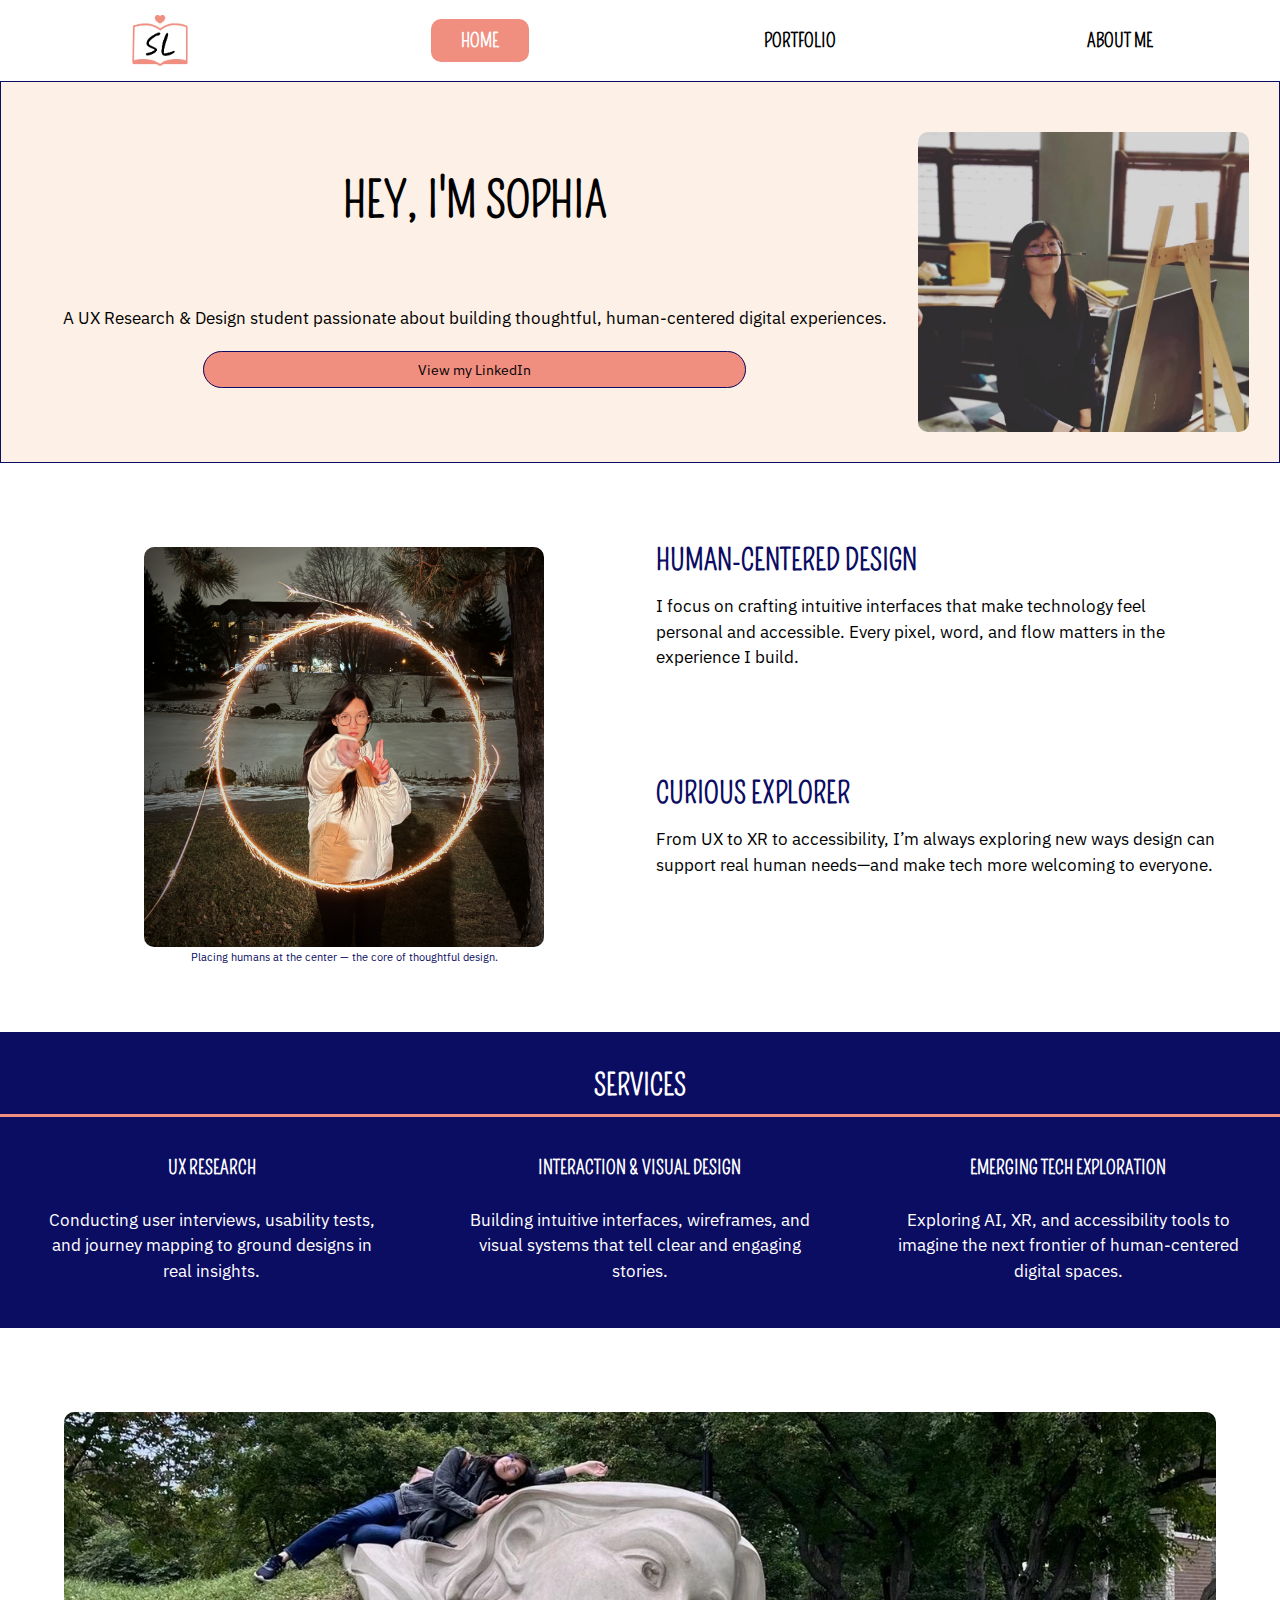
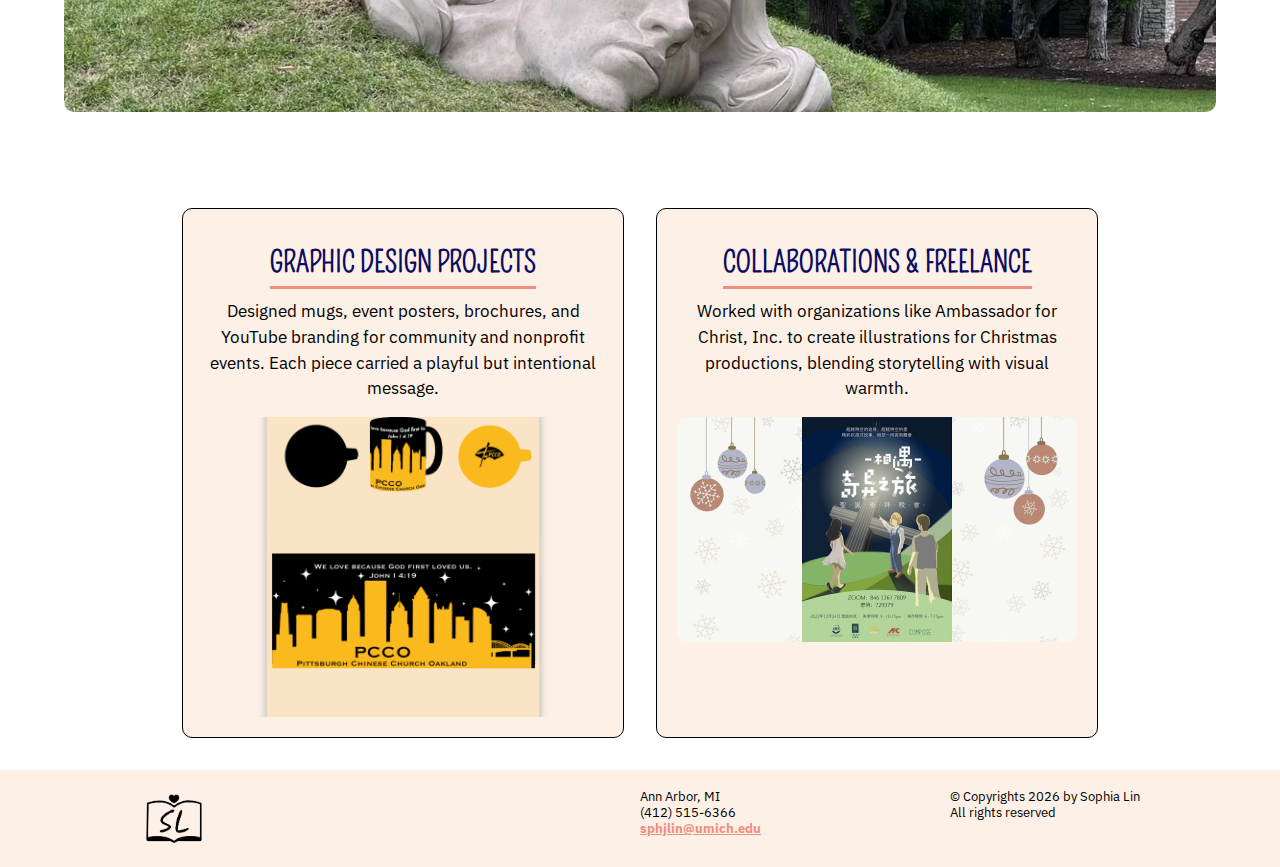
<file: index.html>
<!DOCTYPE html>
<html lang="en">
<head>
    <meta charset="UTF-8">
    <meta name="viewport" content="width=device-width, initial-scale=1.0">
    <link rel="icon" href="images/favicon.jpg">
    <link rel="stylesheet" href="css/html5reset.css">
    <link rel="stylesheet" href="css/style.css">
    <title>Sophia Lin | Home</title>
</head>
<body>
    <a class = "skip" href = "#main">Skip to Main Content</a>
    <nav>
        <ul>
            <li><a href="index.html"><img src="images/logo.png" alt="Sophia's Logo"></a></li>
            <li class="active"><a href="index.html">Home</a></li>
            <li><a href="portfolio.html">Portfolio</a></li>
            <li><a href="about.html">About Me</a></li>
        </ul>
    </nav>
    <header>
        <h1 id="home_title">Hey, I'm Sophia</h1>
        <img id="my_picture1" src="images/myPic4.jpg" alt="Sophia Lin balancing a pencil on her upper lip while sketching at an easel, showcasing playful creativity.">
        <p id="home_p">A UX Research & Design student passionate about building thoughtful, human-centered digital experiences.
            <br><br>
            <a class="prettybutton" id="linkedIn" href="https://www.linkedin.com/in/sphjlin" target="_blank">View my LinkedIn</a>
        </p>
    </header>

    <main id="main">
        <section>
            <div id="my_picture2">
            <img src="images/myPic1.jpg" alt="Sophia Lin standing at the center of a sparkler circle, highlighting human-centered design.">
            <figcaption>Placing humans at the center — the core of thoughtful design.</figcaption>
            </div>
            <div class="intro-text">
                <h2>Human-Centered Design</h2>
                <p>I focus on crafting intuitive interfaces that make technology feel personal and accessible. Every pixel, word, and flow matters in the experience I build.</p>
            </div>
            <div class="intro-text">
                <h2>Curious Explorer</h2>
                <p>From UX to XR to accessibility, I’m always exploring new ways design can support real human needs—and make tech more welcoming to everyone.</p>
            </div>
        </section>

        <section class="services">
            <h2>Services</h2>
            <div class="service-item">
                <h3>UX Research</h3>
                <p>Conducting user interviews, usability tests, and journey mapping to ground designs in real insights.</p>
            </div>
            <div class="service-item">
                <h3>Interaction & Visual Design</h3>
                <p>Building intuitive interfaces, wireframes, and visual systems that tell clear and engaging stories.</p>
            </div>
            <div class="service-item">
                <h3>Emerging Tech Exploration</h3>
                <p>Exploring AI, XR, and accessibility tools to imagine the next frontier of human-centered digital spaces.</p>
            </div>
        </section>

        <section class="middle-image">
            <img src="images/myPic2.jpg" alt="">
        </section>

        <section class="double-text-section">
            <div class="double-text">
                <h2>Graphic Design Projects</h2>
                <p>Designed mugs, event posters, brochures, and YouTube branding for community and nonprofit events. Each piece carried a playful but intentional message.</p>
                <img src="images/MugDesign.png" alt="">
            </div>
            <div class="double-text">
                <h2>Collaborations & Freelance</h2>
                <p>Worked with organizations like Ambassador for Christ, Inc. to create illustrations for Christmas productions, blending storytelling with visual warmth.</p>
                <img src="images/ChristmasShow.jpeg" alt="">
            </div>
        </section>
    </main>

    <footer>
        <div class="footer-logo">
            <img src="images/footer.png" alt="Sophia's Footer Logo">
        </div>
        <p id="info">Ann Arbor, MI
            <br>(412) 515-6366
            <br><a href="mailto:sphjlin@umich.edu">sphjlin@umich.edu</a></p>
        <p id="copyright">&copy; Copyrights <span id="year"></span> by Sophia Lin <br> All rights reserved</p>
    </footer>
    <script src="js/script.js"></script>
</body>
</html>
</file>
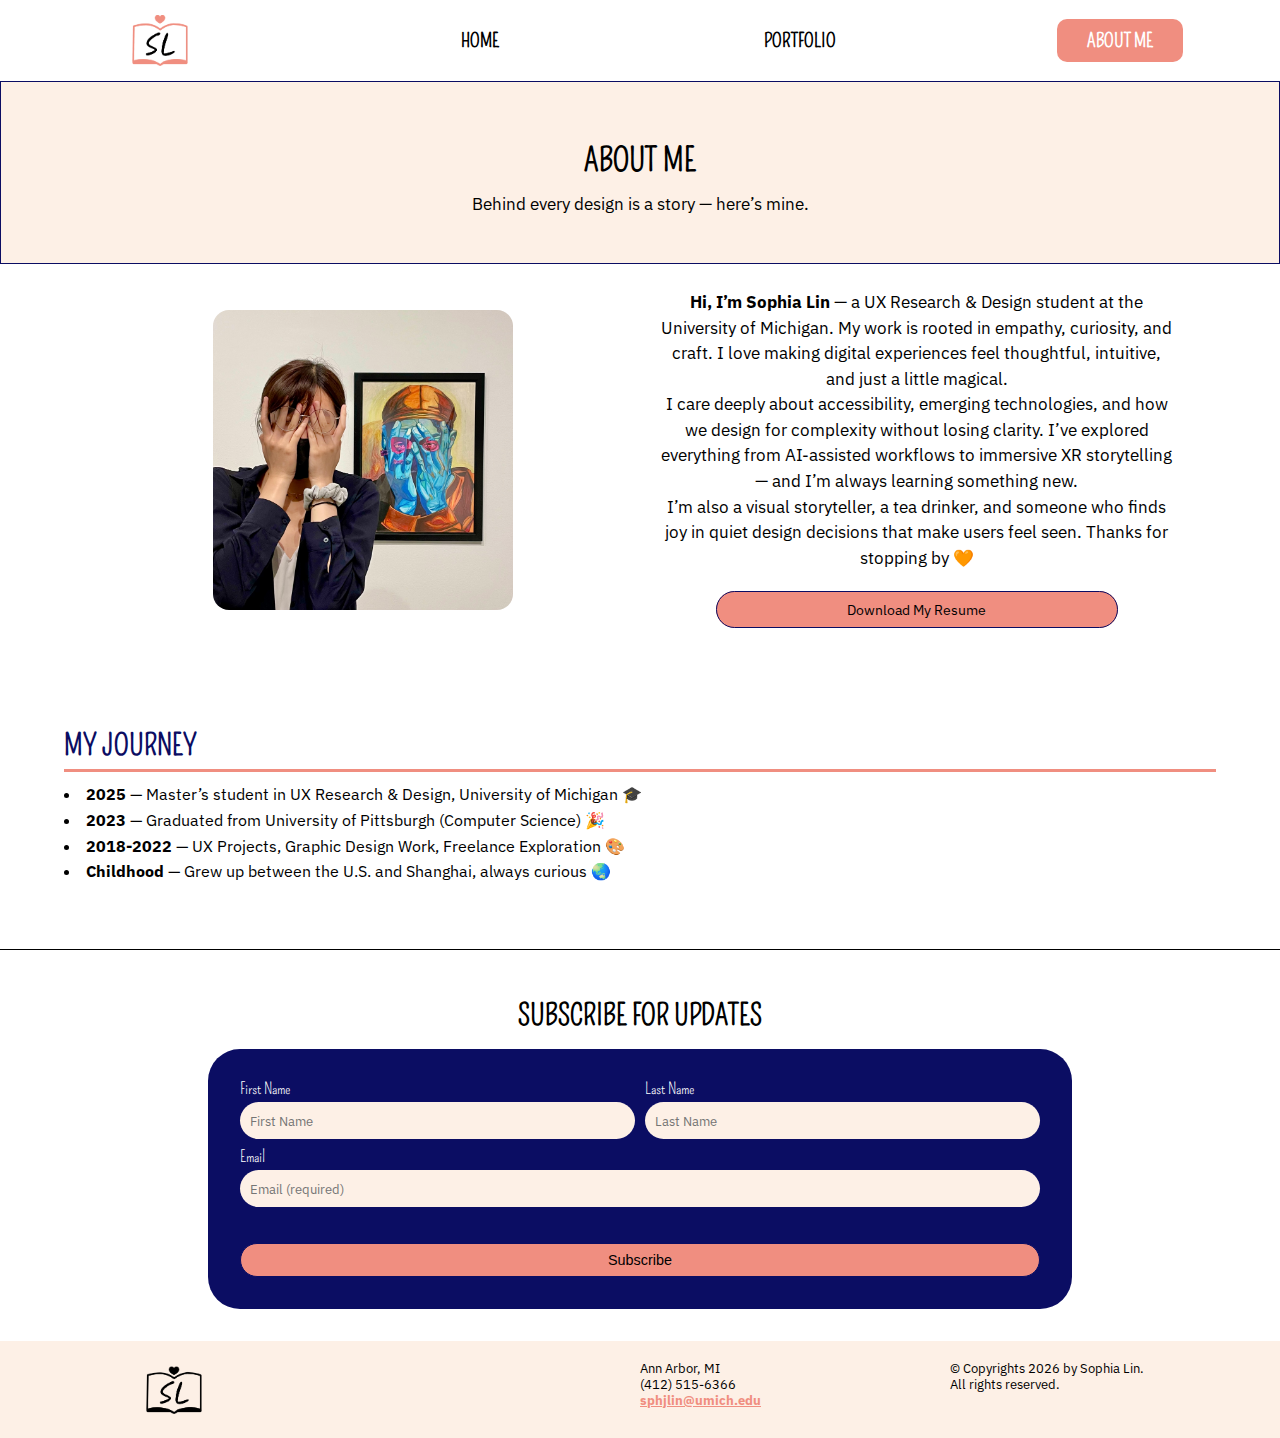
<file: about.html>
<!DOCTYPE html>
<html lang="en">
<head>
    <meta charset="UTF-8">
    <meta name="viewport" content="width=device-width, initial-scale=1.0">
    <link rel="icon" href="images/favicon.jpg">
    <link rel="stylesheet" href="css/html5reset.css">
    <link rel="stylesheet" href="css/style.css">
    <title>Sophia Lin | About Me</title>
</head>
<body>
    <a class = "skip" href = "#main">Skip to Main Content</a>
    <nav>
        <ul>
            <li><a href="index.html"><img src="images/logo.png" alt="Sophia's Logo"></a></li>
            <li><a href="index.html">Home</a></li>
            <li><a href="portfolio.html">Portfolio</a></li>
            <li class="active"><a href="about.html">About Me</a></li>
        </ul>
    </nav>
    <header>
        <h1>About Me</h1>
        <p>Behind every design is a story — here’s mine.</p>
    </header>
    <main id="main">
        <section class="about-section">
            <img id="meImg"src="images/myPic3.jpg" alt="">
            <p>
                <strong>Hi, I’m Sophia Lin</strong>
                 — a UX Research & Design student at the University of Michigan. My work is rooted in empathy, curiosity, and craft.
                I love making digital experiences feel thoughtful, intuitive, and just a little magical.
            <br>
                I care deeply about accessibility, emerging technologies, and how we design for complexity without losing clarity. I’ve explored everything from AI-assisted workflows to immersive XR storytelling — and I’m always learning something new.
            <br>
                I’m also a visual storyteller, a tea drinker, and someone who finds joy in quiet design decisions that make users feel seen.
                Thanks for stopping by 🧡
            <br><br>
            <a class="prettybutton" href="downloads/SophiaLin_Resume.pdf" download>Download My Resume</a>
            <br>
        </p>
        </section>

        <section class="timeline-section">
            <h2>My Journey</h2>
            <ul class="timeline">
                <li><strong>2025</strong> — Master’s student in UX Research & Design, University of Michigan 🎓</li>
                <li><strong>2023</strong> — Graduated from University of Pittsburgh (Computer Science) 🎉</li>
                <li><strong>2018-2022</strong> — UX Projects, Graphic Design Work, Freelance Exploration 🎨</li>
                <li><strong>Childhood</strong> — Grew up between the U.S. and Shanghai, always curious 🌏</li>
            </ul>
        </section>

        <section class="subscribe">
            <h2>Subscribe for Updates</h2>
            <form id="subscribeForm"
                action="https://formspree.io/f/xyzeaqld"
                method="POST">
                <label class="form-group">First Name
                    <input type="text" id="firstName" name="firstName" placeholder="First Name" autocomplete="on" required>
                </label>
                <label class="form-group">Last Name
                    <input type="text" id="lastName" name="lastName" placeholder="Last Name" autocomplete="on" required>
                </label>
                    <label class="form-group full-width">Email
                    <input type="email" id="email" name="email" placeholder="Email (required)" autocomplete="on" required>
                </label>
                <br>
                <button class="prettybutton" id="subscribe_button" type="submit">Subscribe</button>
            </form>
        </section>
    </main>

    <footer>
        <div class="footer-logo">
            <img src="images/footer.png" alt="Sophia's Footer Logo">
        </div>
        <p id="info">Ann Arbor, MI
            <br>(412) 515-6366
            <br><a href="mailto:sphjlin@umich.edu">sphjlin@umich.edu</a></p>
        <p>&copy; Copyrights <span id="year"></span> by Sophia Lin.<br>All rights reserved.</p>
    </footer>
    <script src="js/script.js"></script>
</body>
</html>
</file>
<file: css/style.css>
@import url('https://fonts.googleapis.com/css2?family=IBM+Plex+Sans:ital,wght@0,100;0,200;0,300;0,400;0,500;0,600;0,700;1,100;1,200;1,300;1,400;1,500;1,600;1,700&display=swap');
@import url('https://fonts.googleapis.com/css2?family=Playfair:ital,opsz,wght@0,5..1200,300..900;1,5..1200,300..900&display=swap');
@import url('https://fonts.googleapis.com/css2?family=Montserrat:ital,wght@0,100..900;1,100..900&display=swap');

@import url('https://fonts.googleapis.com/css2?family=Pompiere&display=swap');
/*Skip to main*/
.skip{
    position: absolute;
    top: -50px;
    left: 10px;
    background-color: white;
    font-family: "IBM Plex Sans", sans-serif;
    color: #00274C;
    overflow: hidden;
}
.skip:focus {
    top: 15px;
    overflow: visible;
}
/*Overall text setting*/
body {
    background-color: #edecec;
    font-family: "IBM Plex Sans", sans-serif;
    font-style: normal;
    margin: 0;
    padding: 0;
}
header {
    display: grid;
    grid-template-columns: auto;;
    grid-template-rows: auto;
    gap:auto;
    background-color: #FDF0E6;
    align-items: center;
    padding:30px;
    border: 1px solid #0B0D63;
}

header a {
    color: #0B0D63;
    transition: color 0.3s; /* smooth transition */
    padding: 5px 5px;
    border-radius: 5px;
}

a:hover, a:focus {
    color: #F08E80;
    text-decoration: underline;
}

nav{
    background-color: #FFFFFF;
    padding: 15px 0px;
    display: grid;
    grid-template-columns: repeat(4, 1fr);
    justify-items: center;
}
nav img {
    margin: auto;
    min-width: 30px;
    max-width: 70px;
    grid-column: 1;
    justify-self: center;
    border: 0px;
}
nav ul {
	display: contents;
	list-style-type: none;
}
nav ul li {
    margin: auto;
	text-align: center;
    font-family: "Pompiere", sans-serif;
	font-size: 1.2rem;
    text-transform: uppercase;
}
nav ul li a {
    color: #000000;
    text-decoration: none;
    font-weight: bold;
}
/* for the active one */
nav ul li.active a {
    background-color: #F08E80;
    color: #FFFFFF;
    padding: 10px 30px;
    border-radius: 10px;
}
nav ul li.active a:hover {
    background-color: #feada1;
    color: #FFFFFF;
}
/* other ones */
nav ul li a:hover {
    color: #F08E80;
    text-decoration: underline;
}
nav ul li a img:hover {
    cursor: pointer;
    text-decoration: none;
    filter:none;
}
a{
    color: #0B0D63;
}
a:hover{
    color:#F08E80;
    text-decoration: underline;
}


main {
    background-color: #FFFFFF;
    gap: 1.5rem;
    /* padding: 2% 5%; */
}

h1 {
    margin-top: 1rem;
    padding-top: 1rem;
    grid-column: 1 / span 2;
    grid-row: 1;
    text-align: center;
    color: #000000;
    font-size: 2rem;
    font-family: "Pompiere", sans-serif; /* Consistency in font */
	font-weight: bolder;
    text-transform: uppercase;
}
header p{
    grid-column: 1 / span 2;
    grid-row: 2;
    padding: 1rem;
    text-align: center;
    color: #000000;
    font-family: "IBM Plex Sans", sans-serif;
}
p{
    font-size: 1.05rem;
}

h2 {
    font-size: 1.8rem;
    line-height: 1.7rem;
    font-family: "Pompiere", sans-serif;
    color: #0B0D63;
    font-weight: bolder;
    text-transform: uppercase;
    padding-top: 20px;
    padding-bottom: 10px;
    border-bottom: 3px solid #F08E80;
    margin-bottom: 10px;
}


h3 {
    font-size: 1.6rem;
    line-height: 1.6rem;
    padding-top: 20px;
    padding-bottom: 10px;
    font-family: "Pompiere", sans-serif;
    font-size: 1.2rem;
    color: #00274C;
    font-weight: bolder;
    text-transform: uppercase;
}
h3 a {
    color: #00274C;
    background-color: #F08E80;
    transition: color 0.3s; /* smooth transition */
    padding: 5px;
    border-radius: 5px;
}
h3 a:hover, a:focus {
    color: #F08E80;
    text-decoration: underline;
}

section {
    padding: 5%;
}

strong {
    font-weight: bold; /* Explicitly sets the font weight to bold */
}

img {
	width: 100%;
    max-width: 400px;
    object-fit: cover;
	margin: 20px auto 0px auto;
	border:0px;
    border-radius: 10px;
    display: block;
}

#index-pics{
    display: grid;
    grid-template-columns: repeat(2, 1fr);
    grid-template-rows: repeat(3, 1fr);
    gap: 1rem;
    justify-items: center;
}
#cew-pics{
    display: grid;
    grid-template-columns: repeat(2, 1fr);
    grid-template-rows: repeat(2, 1fr);
    gap: 1rem;
    justify-items: center;
}

#church-pics figure{
    align-items: end;
}
figcaption {
    margin-top: 5px;
    margin-bottom: 5px;
    text-align: center;
    font-size: 0.7rem;
    color: #0B0D63;
}
p {
	font-size: 1.05rem;
    line-height: 1.6rem;
    color: #000000;
    font-family: "IBM Plex Sans", sans-serif;
}
ul {
    line-height: 1.6rem;
    list-style-type: disc;
    list-style-position: inside;
}

#my_picture1 {
    grid-column: 1 / span 2;
    grid-row: 2;
    object-fit: cover;
    max-height: 300px;
    max-width: 300px;
    justify-self: center;
    border:0px;
    border-radius: 10px;
}
#home_p{
    grid-row: 3;
}
.prettybutton{
    padding: 8px 25%;
    border-radius: 30px;
    background-color: #F08E80;
    color:#000000;
    text-decoration: none;
    border: 0.3px solid #0B0D63;
    font-size: 0.9rem;
}
.prettybutton:hover{
    background-color: #feada1;
    color: black;
}

.intro-text h2{
    border-bottom: 0px;
}

.services{
    display:grid;
    grid-template-columns: 1fr;
    grid-template-rows: auto;
    background-color: #0B0D63;
    padding: 10px 0px;
}

.services h2{
    grid-column: 1;;
    grid-row: 1;
    color:white;
    text-align: center;
    padding-bottom: 15px;
    /* border-bottom: 0px; */
}

.services div{
    display:grid;
    grid-template-columns: 3fr 7fr;
    align-items: center;
    border-bottom: 1px solid #FDF0E6;
    margin:0px 30px;
    padding: 10px 0px;
}
.services div:last-child{
    border-bottom: none;
}

.services h3{
    grid-column: 1;
    grid-row: auto;
    color:white;
    text-align: center;
    padding: 10px;
}
.services p{
    grid-column: 2;
    grid-row: auto;
    color:white;
    text-align: center;
    padding: 10px;
}

.middle-image img{
    object-fit: cover;
    max-height: 300px;
    max-width: 100%;
    justify-self: center;
    border:0px;
    border-radius: 10px;
}

.double-text-section {
    display: flex;
    flex-wrap: wrap;
    justify-content: center;
    gap: 2rem;
    padding: 2rem;
    background-color: #ffffff;
}


.double-text {
    display: flex;
    flex-direction: column;
    align-items: center;
    text-align: center;
    background-color: #FDF0E6;
    border: 1px solid black;
    padding: 20px;
    border-radius: 10px;
    max-width: 400px;
    width: 100%;
}

.double-text h2 {
    margin-bottom: 10px;
}

.double-text p {
    margin-bottom: 5px;
}

.double-text img {
    object-fit: cover;
    max-height: 300px;
    height: auto;
    margin:10px 0px 0px 0px;
}


/* Subscribe */
.subscribe {
    border-top: #000000 1px solid;
    display: block;
    text-align: center;
    padding: 2rem 1rem;
}

.subscribe h2 {
    color:#000000;
    border-bottom: none;
}

#subscribeForm {
    display: grid;
    grid-template-columns: repeat(2, 1fr);
    gap: 10px;
    align-items: center;
    background-color: #0B0D63;
    font-family: "Pompiere", sans-serif;
    color: #ffffff;
    padding: 2rem;
    border-radius: 2rem;
    max-width: 800px;
    margin: 0 auto;
}

.form-group {
    display: flex;
    flex-direction: column;
    align-items: flex-start;
    gap: 5px;
    grid-column: span 1;
}

.form-group label {
    padding: 5px;
}

.form-group input {
    font-family: "IBM Plex Sans", sans-serif;
    box-sizing: border-box;
    align-items: left;
    width: 100%;
    padding: 0.6rem;
    border: none;
    border-radius: 2rem;
    background-color: #FDF0E6;
}

.form-group:last-child {
    grid-column: span 2; /* Make the second input full width */
}

.form-group.full-width {
    grid-column: span 2;
}

#subscribe_button {
    grid-column: span 2;
}


.portfolio-grid{
    display: grid;
    grid-template-columns: 1fr;
    gap: 1rem;
    justify-items: center;
}
.project-card{
    padding:8%;
    background-color: #FDF0E6;
    border-radius: 10px;
    border: 3px solid #F08E80;
    text-align: center;
}

#church-pics{
    display: grid;
    grid-template-columns: 1fr;
    grid-template-rows: 1fr 1fr;
    gap: 1rem;
    justify-items: center; 
}
#church-pics img{
    object-fit: cover;
    max-height: 400px;
    max-width:400px;
    grid-column: 1;
    justify-self: center;
    border:0px;
    border-radius: 10px;
}
.prettybutton.portfolioButtons {
    width: 80%;
    text-align: center;
}



#ai-pics{
    display: grid;
    grid-template-columns: repeat(2, 1fr);
    grid-template-rows: 1fr;
    gap: 1rem;
    justify-items: center;
}
#ai-pics img{
    object-fit: cover;
    max-height: 400px;
    max-width:400px;
    grid-column: 1;
    justify-self: center;
    border:0px;
    border-radius: 10px;
}
#ai-pics figure{
    align-items: end;
}

/* About Me Page */
#meImg{
    object-fit: cover;
    max-width: 300px;
    max-height: 300px;
    border-radius: 1rem;
}
.about-section{
    display: grid;
    grid-template-columns: 1fr;
    gap: 2rem;
    padding: 2% 8%;
    text-align: center;
}
.timeline-section{
    display: grid;
    grid-template-columns: 1fr;
}



footer{
    display: grid;
    grid-template-columns: repeat(4, 1fr);
    background-color: #FDF0E6;
    color: black;
    padding: 1.2rem;
    text-align: left;
}
footer img {
    margin: auto;
    min-width: 30px;
    max-width: 70px;
    grid-column: 1;
    justify-self: center;
    border: 0px;
}
footer p{
    font-size: 0.8rem;
    line-height: 1rem;
}
footer ul {
    display: contents;
    list-style-type: none;
}
#info{
    grid-column: 3;
}
#copyright{
    grid-column: 4;
}
footer a {
    color: #F08E80;
    font-weight: bold;
    text-decoration: underline;
}

/* @media only screen and (min-width: 600px) {

} */
@media screen and (min-width: 768px) {
    section {
        display: grid;
        background-color: #FFFFFF;
        grid-template-columns: 1fr 1fr;
        gap: 2rem;
        row-gap: 0rem;
    }
    #home_title{
        grid-column: 1;
        grid-row: 1;
        font-size: 3rem;
        text-align: center;
    }
    #my_picture1{
        object-fit: cover;
        max-height: 300px;
        max-width: 400px;
        grid-column: 2;
        grid-row: 1 / span 2;
        justify-self: center;
        border:0px;
        border-radius: 10px;
    }
    #home_p{
        grid-column: 1;
        grid-row: 2;
    }
    
    #my_picture2{
        object-fit: cover;
        max-height: 100%;
        grid-column: 1;
        grid-row: 1 / span 2;
        justify-self: center;
        border:0px;
        border-radius: 10px;
    }
    
    .intro-text{
        grid-column: 2;
    }

    .services{
        display:grid;
        grid-template-columns: 1fr 1fr 1fr;
        grid-template-rows: auto;
        padding: 20px 0px;
        gap:5px;
    }
    .services h2{
        grid-column: 1 / span 3;
        grid-row: 1;
        color:white;
        text-align: center;
        /* border-bottom: 0px; */
    }

    .services div{
        display: grid;
        grid-template-columns: auto;
        grid-template-rows: 1fr 2fr;
        color:white;
        text-align: center;
        border-bottom: none;
    }

    .services h3{
        grid-column: 1;
        grid-row: 1;
        color:white;
        text-align: center;
        padding: 10px;
    }
    .services p{
        grid-column: 1;
        grid-row: 2;
        color:white;
        text-align: center;
        padding: 10px;
    }

    .middle-image img{
        grid-column: 1 / span 2;
        justify-self: center;
        border:0px;
        border-radius: 10px;
    }

    #church-pics{
        display: grid;
        grid-template-columns: 1fr 1fr;
        grid-template-rows: 1fr 1fr;
        background-color: transparent;
        gap: 1rem;
        justify-items: center;
    }
    #church-pics img{
        object-fit: cover;
        max-height: 300px;
        max-width: 300px;
        grid-column: 1;
        justify-self: center;
        padding: 0px;
        justify-items: center;
    }
    #ai-pics{
        background-color: transparent;
    }

    .about-section{
        grid-template-columns: 1fr 1fr;
    }

    h3 {
        line-height: 2rem;
    }
}
</file>
